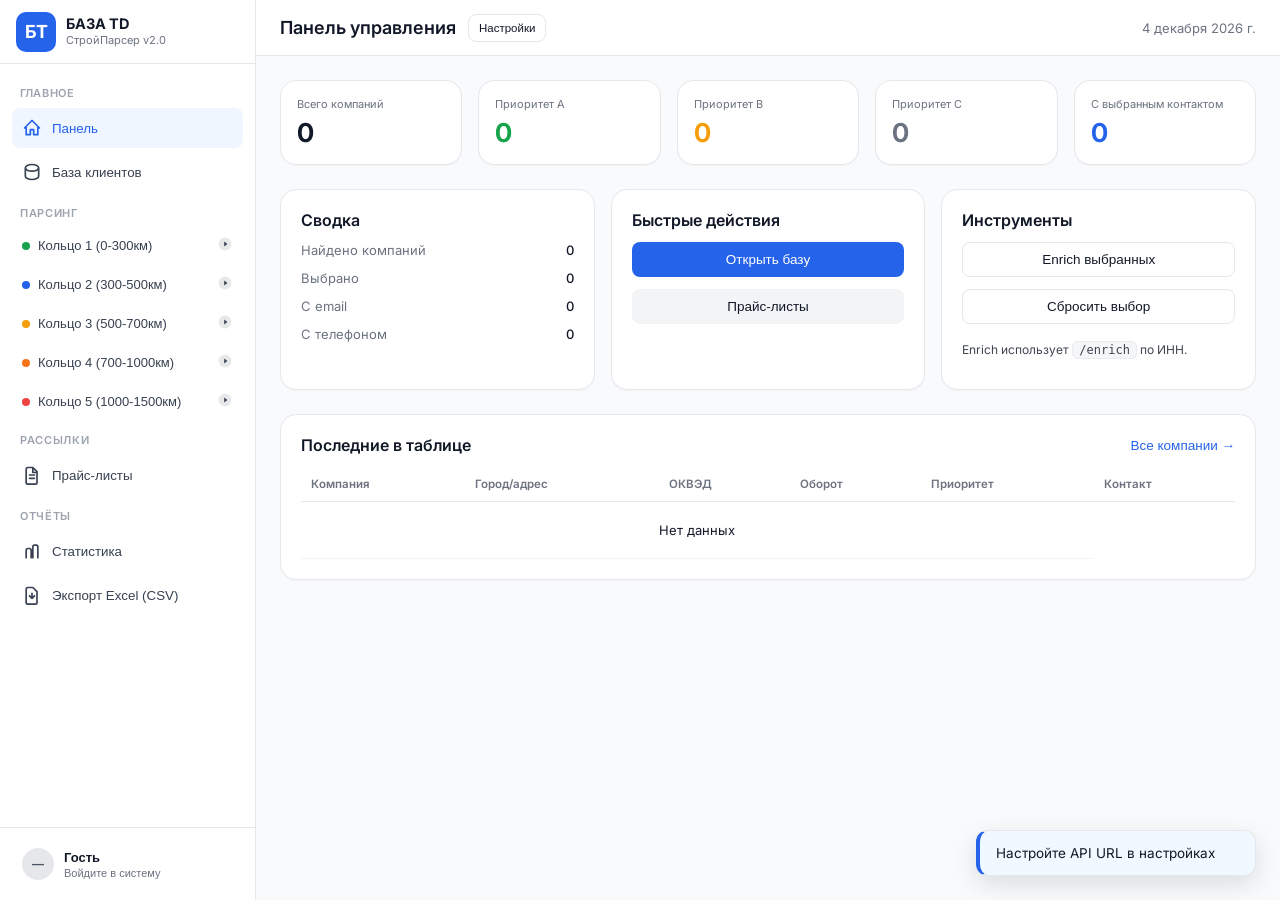
<file: index.html>
<!-- index.html -->
<!DOCTYPE html>
<html lang="ru">
<head>
  <meta charset="UTF-8" />
  <meta name="viewport" content="width=device-width, initial-scale=1.0" />
  <title>СтройПарсер v2.0 - БАЗА TD</title>

  <link href="https://fonts.googleapis.com/css2?family=Inter:wght@400;500;600;700&display=swap" rel="stylesheet">
  <link rel="stylesheet" href="./styles.css" />
</head>

<body>
  <div id="app" class="app">

    <!-- Sidebar -->
    <aside class="sidebar">
      <div class="sidebar__logo">
        <div class="brand">
          <div class="brand__badge">
            <span class="brand__badge-text">БТ</span>
          </div>
          <div class="brand__text">
            <span class="brand__title">БАЗА TD</span>
            <span class="brand__subtitle">СтройПарсер v2.0</span>
          </div>
        </div>
      </div>

      <nav class="sidebar__nav">
        <p class="nav-section-title">Главное</p>

        <button type="button" class="nav-item nav-item--active" data-nav="dashboard">
          <span class="nav-item__icon">
            <svg viewBox="0 0 24 24" aria-hidden="true">
              <path d="M3 12l9-9 9 9M5 10v10h5v-6h4v6h5V10"></path>
            </svg>
          </span>
          <span class="nav-item__label">Панель</span>
        </button>

        <button type="button" class="nav-item" data-nav="database">
          <span class="nav-item__icon">
            <svg viewBox="0 0 24 24" aria-hidden="true">
              <path d="M4 7c0 2.2 3.6 4 8 4s8-1.8 8-4-3.6-4-8-4-8 1.8-8 4zm0 0v10c0 2.2 3.6 4 8 4s8-1.8 8-4V7"></path>
            </svg>
          </span>
          <span class="nav-item__label">База клиентов</span>
        </button>

        <p class="nav-section-title">Парсинг</p>

        <button type="button" class="tool-item" data-ring="1">
          <span class="tool-item__left">
            <span class="dot dot--green"></span>
            <span id="ring-btn-1">Кольцо 1 (0-300км)</span>
          </span>
          <span class="tool-item__right">
            <svg viewBox="0 0 20 20" aria-hidden="true">
              <circle cx="10" cy="10" r="8"></circle>
              <path d="M9 7l4 3-4 3z"></path>
            </svg>
          </span>
        </button>

        <button type="button" class="tool-item" data-ring="2">
          <span class="tool-item__left">
            <span class="dot dot--blue"></span>
            <span id="ring-btn-2">Кольцо 2 (300-500км)</span>
          </span>
          <span class="tool-item__right">
            <svg viewBox="0 0 20 20" aria-hidden="true">
              <circle cx="10" cy="10" r="8"></circle>
              <path d="M9 7l4 3-4 3z"></path>
            </svg>
          </span>
        </button>

        <button type="button" class="tool-item" data-ring="3">
          <span class="tool-item__left">
            <span class="dot dot--yellow"></span>
            <span id="ring-btn-3">Кольцо 3 (500-700км)</span>
          </span>
          <span class="tool-item__right">
            <svg viewBox="0 0 20 20" aria-hidden="true">
              <circle cx="10" cy="10" r="8"></circle>
              <path d="M9 7l4 3-4 3z"></path>
            </svg>
          </span>
        </button>

        <button type="button" class="tool-item" data-ring="4">
          <span class="tool-item__left">
            <span class="dot dot--orange"></span>
            <span id="ring-btn-4">Кольцо 4 (700-1000км)</span>
          </span>
          <span class="tool-item__right">
            <svg viewBox="0 0 20 20" aria-hidden="true">
              <circle cx="10" cy="10" r="8"></circle>
              <path d="M9 7l4 3-4 3z"></path>
            </svg>
          </span>
        </button>

        <button type="button" class="tool-item" data-ring="5">
          <span class="tool-item__left">
            <span class="dot dot--red"></span>
            <span id="ring-btn-5">Кольцо 5 (1000-1500км)</span>
          </span>
          <span class="tool-item__right">
            <svg viewBox="0 0 20 20" aria-hidden="true">
              <circle cx="10" cy="10" r="8"></circle>
              <path d="M9 7l4 3-4 3z"></path>
            </svg>
          </span>
        </button>

        <p class="nav-section-title">Рассылки</p>

        <button type="button" class="nav-item" data-nav="pricelist">
          <span class="nav-item__icon">
            <svg viewBox="0 0 24 24" aria-hidden="true">
              <path d="M7 3h6l5 5v13a2 2 0 01-2 2H7a2 2 0 01-2-2V5a2 2 0 012-2zm6 1v5h5"></path>
              <path d="M9 12h6M9 16h6"></path>
            </svg>
          </span>
          <span class="nav-item__label">Прайс-листы</span>
        </button>

        <p class="nav-section-title">Отчёты</p>

        <button type="button" class="nav-item" data-nav="stats">
          <span class="nav-item__icon">
            <svg viewBox="0 0 24 24" aria-hidden="true">
              <path d="M5 20V11a2 2 0 012-2h2a2 2 0 012 2v9M13 20V7a2 2 0 012-2h2a2 2 0 012 2v13"></path>
            </svg>
          </span>
          <span class="nav-item__label">Статистика</span>
        </button>

        <button type="button" class="nav-item nav-item--plain" id="btn-export">
          <span class="nav-item__icon">
            <svg viewBox="0 0 24 24" aria-hidden="true">
              <path d="M12 10v6M9 13l3 3 3-3"></path>
              <path d="M7 3h6l5 5v13a2 2 0 01-2 2H7a2 2 0 01-2-2V5a2 2 0 012-2z"></path>
            </svg>
          </span>
          <span class="nav-item__label">Экспорт Excel (CSV)</span>
        </button>
      </nav>

      <div class="sidebar__user">
        <button type="button" class="user user--clickable" id="user-button">
          <div class="user__avatar"><span id="user-initials">—</span></div>
          <div class="user__meta">
            <p class="user__name" id="user-name">Гость</p>
            <p class="user__email" id="user-email">Войдите в систему</p>
          </div>
        </button>

        <!-- User Dropdown Menu (hidden by default) -->
        <div class="user-dropdown is-hidden" id="user-dropdown">
          <div class="user-dropdown__item">
            <strong id="dropdown-user-name">Гость</strong>
            <span id="dropdown-user-email">—</span>
          </div>
          <div class="user-dropdown__divider"></div>
          <button type="button" class="user-dropdown__item user-dropdown__button" id="btn-change-password">
            <svg class="user-dropdown__icon" viewBox="0 0 24 24">
              <path d="M12 15v2m-6 4h12a2 2 0 002-2v-6a2 2 0 00-2-2H6a2 2 0 00-2 2v6a2 2 0 002 2zm10-10V7a4 4 0 00-8 0v4h8z"/>
            </svg>
            Сменить пароль
          </button>
          <button type="button" class="user-dropdown__item user-dropdown__button user-dropdown__button--danger" id="btn-sign-out">
            <svg class="user-dropdown__icon" viewBox="0 0 24 24">
              <path d="M17 16l4-4m0 0l-4-4m4 4H7m6 4v1a3 3 0 01-3 3H6a3 3 0 01-3-3V7a3 3 0 013-3h4a3 3 0 013 3v1"/>
            </svg>
            Выйти
          </button>
        </div>
      </div>
    </aside>

    <!-- Main -->
    <main class="main">
      <header class="topbar">
        <div class="topbar__left">
          <h1 id="page-title" class="topbar__title">Панель управления</h1>
          <button class="btn btn--ghost btn--tiny" type="button" id="btn-settings">Настройки</button>
        </div>

        <div class="topbar__right">
          <div id="running-indicator" class="running-indicator is-hidden">
            <span class="spinner" aria-hidden="true"></span>
            <span class="running-indicator__text" id="running-text">Запрос…</span>
          </div>
          <span class="topbar__date" id="today-date">—</span>
        </div>
      </header>

      <div class="content">

        <!-- Dashboard -->
        <section id="view-dashboard" class="view is-active">
          <div class="stack stack--lg">
            <div class="stats-grid stats-grid--5">
              <div class="card card--stat">
                <p class="stat__label">Всего компаний</p>
                <p class="stat__value" id="stat-total">0</p>
              </div>
              <div class="card card--stat">
                <p class="stat__label">Приоритет A</p>
                <p class="stat__value stat__value--green" id="stat-a">0</p>
              </div>
              <div class="card card--stat">
                <p class="stat__label">Приоритет B</p>
                <p class="stat__value stat__value--yellow" id="stat-b">0</p>
              </div>
              <div class="card card--stat">
                <p class="stat__label">Приоритет C</p>
                <p class="stat__value stat__value--gray" id="stat-c">0</p>
              </div>
              <div class="card card--stat">
                <p class="stat__label">С выбранным контактом</p>
                <p class="stat__value stat__value--blue" id="stat-contact">0</p>
              </div>
            </div>

            <div class="cards-grid cards-grid--3">
              <div class="card">
                <div class="card__header">
                  <h3 class="card__title">Сводка</h3>
                </div>
                <div class="stack">
                  <div class="metric-row">
                    <span class="metric-row__label">Найдено компаний</span>
                    <span class="metric-row__value" id="metric-found">0</span>
                  </div>
                  <div class="metric-row">
                    <span class="metric-row__label">Выбрано</span>
                    <span class="metric-row__value" id="metric-selected">0</span>
                  </div>
                  <div class="metric-row">
                    <span class="metric-row__label">С email</span>
                    <span class="metric-row__value" id="metric-email">0</span>
                  </div>
                  <div class="metric-row">
                    <span class="metric-row__label">С телефоном</span>
                    <span class="metric-row__value" id="metric-phone">0</span>
                  </div>
                </div>
              </div>

              <div class="card">
                <div class="card__header">
                  <h3 class="card__title">Быстрые действия</h3>
                </div>
                <div class="stack">
                  <button class="btn btn--primary" type="button" data-nav="database">Открыть базу</button>
                  <button class="btn btn--soft" type="button" data-nav="pricelist">Прайс-листы</button>
                </div>
              </div>

              <div class="card">
                <div class="card__header">
                  <h3 class="card__title">Инструменты</h3>
                </div>
                <div class="stack">
                  <button class="btn btn--ghost" type="button" id="btn-enrich-selected">Enrich выбранных</button>
                  <button class="btn btn--ghost" type="button" id="btn-clear-selection">Сбросить выбор</button>
                  <p class="hint">Enrich использует <code>/enrich</code> по ИНН.</p>
                </div>
              </div>
            </div>

            <div class="card">
              <div class="card__header card__header--spaced">
                <h3 class="card__title">Последние в таблице</h3>
                <button class="btn btn--link" type="button" data-nav="database">Все компании →</button>
              </div>

              <div class="table-wrap">
                <table class="table">
                  <thead>
                    <tr>
                      <th>Компания</th>
                      <th>Город/адрес</th>
                      <th>ОКВЭД</th>
                      <th>Оборот</th>
                      <th>Приоритет</th>
                      <th>Контакт</th>
                    </tr>
                  </thead>
                  <tbody id="recent-table"></tbody>
                </table>
              </div>
            </div>
          </div>
        </section>

        <!-- Database -->
        <section id="view-database" class="view">
          <div class="stack stack--md">

            <div class="card card--filters">
              <div class="filters-grid filters-grid--6">

                <div class="field">
                  <label for="filter-search">Поиск (запрос в API)</label>

                  <div class="search-row">
                    <input
                      type="text"
                      id="filter-search"
                      placeholder="Например: 10 строительных компаний Самары с ИНН"
                    >
                    <button class="btn btn--primary btn--search" type="button" id="btn-search">
                      Найти
                    </button>
                  </div>

                  <p class="hint">Enter тоже работает</p>
                </div>

                <div class="field">
                  <label for="filter-region">Регион</label>
                  <select id="filter-region">
                    <option value="">Все регионы</option>
                    <option value="Самара">Самара</option>
                    <option value="Казань">Казань</option>
                    <option value="Москва">Москва</option>
                    <option value="Екатеринбург">Екатеринбург</option>
                  </select>
                </div>

                <div class="field">
                  <label for="filter-ring">Кольцо</label>
                  <select id="filter-ring">
                    <option value="">Все</option>
                    <option value="1" id="ring-opt-1">1 (0-300км)</option>
                    <option value="2" id="ring-opt-2">2 (300-500км)</option>
                    <option value="3" id="ring-opt-3">3 (500-700км)</option>
                    <option value="4" id="ring-opt-4">4 (700-1000км)</option>
                    <option value="5" id="ring-opt-5">5 (1000-1500км)</option>
                  </select>
                </div>

                <div class="field">
                  <label for="filter-priority">Приоритет</label>
                  <select id="filter-priority">
                    <option value="">Все</option>
                    <option value="A" id="prio-opt-a">A (&gt;100М)</option>
                    <option value="B" id="prio-opt-b">B (10-100М)</option>
                    <option value="C" id="prio-opt-c">C (&lt;10М)</option>
                  </select>
                </div>

                <div class="field">
                  <label for="filter-okved">ОКВЭД</label>
                  <select id="filter-okved">
                    <option value="">Все виды</option>
                    <option value="41">41 - Строительство зданий</option>
                    <option value="42">42 - Инженерные сооружения</option>
                    <option value="43">43 - Спец. строительные работы</option>
                  </select>
                </div>

                <div class="field">
                  <label for="filter-contacts">Контакты</label>
                  <select id="filter-contacts">
                    <option value="">Любые</option>
                    <option value="phone">Есть телефон</option>
                    <option value="email">Есть email</option>
                    <option value="both">Телефон + email</option>
                  </select>
                </div>

              </div>

              <div class="filters-actions">
                <label class="checkbox-row">
                  <input type="checkbox" id="select-all-cb">
                  <span>Выбрать все (по фильтру)</span>
                </label>

                <div class="filters-actions__right">
                  <button class="btn btn--ghost" type="button" id="btn-clear-filters">Сбросить фильтры</button>
                  <button class="btn btn--soft" type="button" id="btn-select-all">Выбрать все компании</button>
                </div>
              </div>
            </div>

            <div class="card">
              <div class="table-wrap">
                <table class="table table--companies">
                  <thead>
                    <tr>
                      <th class="col-check"></th>
                      <th>Компания</th>
                      <th>ИНН</th>
                      <th>Город/адрес</th>
                      <th>ОКВЭД</th>
                      <th>Оборот</th>
                      <th>Приоритет</th>
                      <th>Телефон</th>
                      <th>Email</th>
                      <th>Контакт</th>
                      <th class="col-actions"></th>
                    </tr>
                  </thead>
                  <tbody id="companies-table"></tbody>
                </table>
              </div>

              <div class="table-footer">
                <span id="companies-count">Показано 0 компаний</span>
                <span id="selected-count">Выбрано: 0</span>
              </div>
            </div>

          </div>
        </section>

        <!-- Pricelist -->
        <section id="view-pricelist" class="view">
          <div class="card">
            <div class="card__header">
              <h3 class="card__title">Загрузка прайс-листов</h3>
            </div>

            <div class="stack">
              <!-- File Upload Zone -->
              <div id="file-drop-zone" class="file-drop-zone">
                <div class="file-drop-zone__content">
                  <svg class="file-drop-zone__icon" viewBox="0 0 24 24" aria-hidden="true">
                    <path d="M7 3h6l5 5v13a2 2 0 01-2 2H7a2 2 0 01-2-2V5a2 2 0 012-2zm6 1v5h5"></path>
                    <path d="M12 11v6M9 14l3-3 3 3"></path>
                  </svg>
                  <p class="file-drop-zone__title">Перетащите файл сюда</p>
                  <p class="file-drop-zone__subtitle">или</p>
                  <button type="button" class="btn btn--primary" id="btn-select-file">Выбрать файл</button>
                  <p class="hint">Поддерживаются форматы: Excel (.xlsx, .xls), CSV (.csv)</p>
                </div>
              </div>

              <!-- Hidden file input -->
              <input type="file" id="file-input" accept=".xlsx,.xls,.csv" style="display: none;">

              <!-- Selected File Display -->
              <div id="selected-file-info" class="selected-file-info is-hidden">
                <div class="selected-file-info__content">
                  <svg class="selected-file-info__icon" viewBox="0 0 24 24" aria-hidden="true">
                    <path d="M7 3h6l5 5v13a2 2 0 01-2 2H7a2 2 0 01-2-2V5a2 2 0 012-2zm6 1v5h5"></path>
                  </svg>
                  <div class="selected-file-info__text">
                    <p class="selected-file-info__name" id="file-name">—</p>
                    <p class="selected-file-info__size" id="file-size">—</p>
                  </div>
                  <button type="button" class="btn btn--ghost btn--tiny" id="btn-remove-file">Удалить</button>
                </div>
              </div>

              <!-- Upload Button -->
              <button type="button" class="btn btn--primary" id="btn-upload-file" disabled>
                Загрузить прайс-лист
              </button>
            </div>
          </div>
        </section>

        <!-- Stats -->
        <section id="view-stats" class="view">
          <div class="stack stack--md">
            <div class="cards-grid cards-grid--2">
              <div class="card">
                <div class="card__header">
                  <h3 class="card__title">По кольцам</h3>
                </div>
                <div class="stack stack--sm" id="ring-stats"></div>
              </div>

              <div class="card">
                <div class="card__header">
                  <h3 class="card__title">По приоритетам</h3>
                </div>
                <div class="stack stack--sm" id="priority-stats"></div>
              </div>
            </div>
          </div>
        </section>

      </div>
    </main>
  </div>

  <!-- SETTINGS MODAL -->
  <div class="modal is-hidden" id="settings-modal" aria-hidden="true">
    <div class="modal__backdrop" data-close-modal></div>
    <div class="modal__panel" role="dialog" aria-modal="true">
      <div class="modal__header">
        <h3 class="modal__title">Настройки</h3>
        <button class="btn btn--ghost btn--tiny" type="button" data-close-modal>Закрыть</button>
      </div>

      <div class="modal__body">
        <div class="stack stack--md">
          <div class="field">
            <label>API URL</label>
            <input type="text" id="cfg-api-url" placeholder="https://...">
            <p class="hint">Твой Railway домен (например, company-finder-api-production…)</p>
          </div>

          <div class="two-col">
            <div class="field">
              <label>Кол-во компаний по умолчанию</label>
              <input type="text" id="cfg-default-max" placeholder="20">
            </div>

            <div class="field">
              <label>Enrich Rusprofile</label>
              <select id="cfg-enrich">
                <option value="true">true</option>
                <option value="false">false</option>
              </select>
            </div>
          </div>

          <div class="card card--filters">
            <h4 class="modal__subtitle">Приоритеты (в млн ₽)</h4>
            <div class="two-col">
              <div class="field">
                <label>A: больше чем</label>
                <input type="text" id="cfg-a-min" placeholder="100">
              </div>
              <div class="field">
                <label>B: от (включ.)</label>
                <input type="text" id="cfg-b-min" placeholder="10">
              </div>
            </div>
            <p class="hint">B автоматически будет &lt; A. C — всё, что меньше B.</p>
          </div>

          <div class="card card--filters">
            <h4 class="modal__subtitle">Кольца (км) + кол-во</h4>
            <div class="ring-settings" id="ring-settings"></div>
          </div>

          <div class="modal__actions">
            <button class="btn btn--ghost" type="button" id="btn-reset-config">Сбросить</button>
            <button class="btn btn--primary" type="button" id="btn-save-config">Сохранить</button>
          </div>
        </div>
      </div>
    </div>
  </div>

  <!-- DETAILS MODAL -->
  <div class="modal is-hidden" id="details-modal" aria-hidden="true">
    <div class="modal__backdrop" data-close-details></div>
    <div class="modal__panel modal__panel--wide" role="dialog" aria-modal="true">
      <div class="modal__header">
        <h3 class="modal__title">Детали компании</h3>
        <button class="btn btn--ghost btn--tiny" type="button" data-close-details>Закрыть</button>
      </div>
      <div class="modal__body">
        <pre class="code" id="details-pre">{}</pre>
      </div>
    </div>
  </div>

  <!-- LOGIN MODAL -->
  <div class="modal is-hidden" id="login-modal" aria-hidden="true">
    <div class="modal__backdrop" data-close-login></div>
    <div class="modal__panel modal__panel--narrow" role="dialog" aria-modal="true">
      <div class="modal__header">
        <h3 class="modal__title" id="login-modal-title">Вход в систему</h3>
        <button class="btn btn--ghost btn--tiny" type="button" data-close-login>Закрыть</button>
      </div>

      <div class="modal__body">
        <!-- Login Form (shown by default) -->
        <form id="login-form" class="auth-form">
          <div class="stack stack--md">
            <div class="field">
              <label for="login-email">Email</label>
              <input type="email" id="login-email" placeholder="ivan@example.com" required>
            </div>

            <div class="field">
              <label for="login-password">Пароль</label>
              <input type="password" id="login-password" placeholder="••••••••" required>
            </div>

            <button type="submit" class="btn btn--primary">Войти</button>

            <p class="auth-switch">
              Нет аккаунта?
              <button type="button" class="btn btn--link" id="btn-show-register">Зарегистрироваться</button>
            </p>
          </div>
        </form>

        <!-- Register Form (hidden by default) -->
        <form id="register-form" class="auth-form is-hidden">
          <div class="stack stack--md">
            <div class="field">
              <label for="register-first-name">Имя</label>
              <input type="text" id="register-first-name" placeholder="Иван" required>
            </div>

            <div class="field">
              <label for="register-last-name">Фамилия</label>
              <input type="text" id="register-last-name" placeholder="Петров" required>
            </div>

            <div class="field">
              <label for="register-email">Email</label>
              <input type="email" id="register-email" placeholder="ivan@example.com" required>
            </div>

            <div class="field">
              <label for="register-password">Пароль</label>
              <input type="password" id="register-password" placeholder="Минимум 6 символов" required minlength="6">
            </div>

            <button type="submit" class="btn btn--primary">Зарегистрироваться</button>

            <p class="auth-switch">
              Уже есть аккаунт?
              <button type="button" class="btn btn--link" id="btn-show-login">Войти</button>
            </p>
          </div>
        </form>
      </div>
    </div>
  </div>

  <!-- CHANGE PASSWORD MODAL -->
  <div class="modal is-hidden" id="change-password-modal" aria-hidden="true">
    <div class="modal__backdrop" data-close-change-password></div>
    <div class="modal__panel modal__panel--narrow" role="dialog" aria-modal="true">
      <div class="modal__header">
        <h3 class="modal__title">Сменить пароль</h3>
        <button class="btn btn--ghost btn--tiny" type="button" data-close-change-password>Закрыть</button>
      </div>

      <div class="modal__body">
        <form id="change-password-form">
          <div class="stack stack--md">
            <div class="field">
              <label for="current-password">Текущий пароль</label>
              <input type="password" id="current-password" required>
            </div>

            <div class="field">
              <label for="new-password">Новый пароль</label>
              <input type="password" id="new-password" required minlength="6">
            </div>

            <div class="field">
              <label for="confirm-password">Подтвердите новый пароль</label>
              <input type="password" id="confirm-password" required minlength="6">
            </div>

            <button type="submit" class="btn btn--primary">Сменить пароль</button>
          </div>
        </form>
      </div>
    </div>
  </div>

  <!-- Main Application Script -->
  <script src="./app.js"></script>

</body>
</html>
</file>
<file: styles.css>
:root{
  --bg: #f9fafb;
  --panel: #ffffff;
  --border: #e5e7eb;
  --muted: #6b7280;
  --text: #111827;

  --blue: #2563eb;
  --blue-weak: #eff6ff;

  --green: #16a34a;
  --yellow: #f59e0b;
  --orange: #f97316;
  --red: #ef4444;
  --purple: #7c3aed;

  --gray-100: #f3f4f6;
  --gray-200: #e5e7eb;
  --gray-300: #d1d5db;

  --radius-sm: 8px;
  --radius-md: 12px;
  --radius-lg: 16px;

  --shadow-soft: 0 1px 1px rgba(0,0,0,0.03);
}

*{ box-sizing: border-box; }
html, body{ height:100%; }
body{
  margin:0;
  font-family: "Inter", system-ui, -apple-system, Segoe UI, Roboto, sans-serif;
  background: var(--bg);
  color: var(--text);
}

.app{
  display:flex;
  height:100vh;
  overflow:hidden;
}

.sidebar{
  width:256px;
  background: var(--panel);
  border-right:1px solid var(--border);
  display:flex;
  flex-direction:column;
}

.sidebar__logo{
  height:64px;
  padding: 0 16px;
  display:flex;
  align-items:center;
  border-bottom:1px solid var(--border);
}

.brand{ display:flex; align-items:center; gap:10px; }
.brand__badge{
  width:40px;
  height:40px;
  border-radius:10px;
  background: var(--blue);
  display:flex;
  align-items:center;
  justify-content:center;
}
.brand__badge-text{ color:white; font-weight:700; font-size:18px; }
.brand__text{ display:flex; flex-direction:column; }
.brand__title{ font-weight:700; font-size:14.5px; line-height:1.1; }
.brand__subtitle{ font-size:11px; color: var(--muted); margin-top:2px; }

.sidebar__nav{
  padding: 12px;
  overflow:auto;
  display:flex;
  flex-direction:column;
  gap:4px;
}

.nav-section-title{
  margin: 10px 8px 4px;
  font-size: 11px;
  font-weight: 600;
  letter-spacing: .06em;
  text-transform: uppercase;
  color: #9ca3af;
}

.sidebar__user{
  border-top:1px solid var(--border);
  padding: 12px;
}
.user{ display:flex; align-items:center; gap:10px; padding: 8px 10px; }
.user__avatar{
  width:32px;
  height:32px;
  border-radius:999px;
  background: var(--gray-200);
  display:flex;
  align-items:center;
  justify-content:center;
  font-size:12px;
  font-weight:600;
  color:#4b5563;
}
.user__meta{ min-width:0; }
.user__role{ margin:0; font-size:13px; font-weight:600; }
.user__dept{ margin:2px 0 0; font-size:11px; color: var(--muted); }

.main{
  flex:1;
  display:flex;
  flex-direction:column;
  overflow:hidden;
}

.topbar{
  height:56px;
  background: var(--panel);
  border-bottom:1px solid var(--border);
  display:flex;
  align-items:center;
  justify-content:space-between;
  padding: 0 24px;
  flex-shrink:0;
}

.topbar__left{
  display:flex;
  align-items:center;
  gap:12px;
}

.topbar__title{
  margin:0;
  font-size:18px;
  font-weight:600;
}

.topbar__right{
  display:flex;
  align-items:center;
  gap:12px;
}

.topbar__date{
  font-size:13px;
  color: var(--muted);
}

.content{
  padding: 24px;
  overflow:auto;
}

.view{ display:none; }
.view.is-active{ display:block; }

.stack{ display:flex; flex-direction:column; gap:12px; }
.stack--sm{ gap:8px; }
.stack--md{ gap:16px; }
.stack--lg{ gap:24px; }

.nav-item{
  width:100%;
  border:0;
  background: transparent;
  padding: 10px 10px;
  border-radius: var(--radius-sm);
  display:flex;
  align-items:center;
  gap:10px;
  cursor:pointer;
  color:#374151;
  text-align:left;
  transition: background .15s ease, color .15s ease;
}
.nav-item:hover{ background: #f3f4f6; }
.nav-item--active{
  background: var(--blue-weak);
  color: var(--blue);
}
.nav-item__icon{ width:20px; height:20px; display:inline-flex; }
.nav-item__icon svg{
  width:20px; height:20px;
  fill:none; stroke: currentColor;
  stroke-width:2; stroke-linecap:round; stroke-linejoin:round;
}
.nav-item--plain .nav-item__icon svg{ stroke: currentColor; }

.tool-item{
  width:100%;
  border:0;
  background: transparent;
  padding: 8px 10px;
  border-radius: var(--radius-sm);
  display:flex;
  align-items:center;
  justify-content:space-between;
  cursor:pointer;
  font-size:13px;
  color:#374151;
  transition: background .15s ease;
}
.tool-item:hover{ background: #f3f4f6; }
.tool-item__left{ display:flex; align-items:center; gap:8px; }
.tool-item__right svg{ width:16px; height:16px; fill: #9ca3af; stroke:none; }
.tool-item__right circle{ fill: currentColor; opacity:.12; }
.tool-item__right path{ fill: currentColor; }

.tool-item--loading {
  opacity: 0.6;
  pointer-events: none;
  position: relative;
}

.tool-item--loading .tool-item__right svg {
  display: none;
}

.tool-item__spinner {
  width: 14px;
  height: 14px;
  border-radius: 999px;
  border: 2px solid rgba(37, 99, 235, 0.2);
  border-top-color: var(--blue);
  display: inline-block;
  animation: spin 1s linear infinite;
}

@keyframes spin {
  to {
    transform: rotate(360deg);
  }
}

.dot{
  width:8px; height:8px;
  border-radius:999px;
  display:inline-block;
  background:#9ca3af;
}
.dot--green{ background: var(--green); }
.dot--blue{ background: var(--blue); }
.dot--yellow{ background: var(--yellow); }
.dot--orange{ background: var(--orange); }
.dot--red{ background: var(--red); }

.ring-color--0{ background:#9ca3af; }
.ring-color--1{ background: var(--green); }
.ring-color--2{ background: var(--blue); }
.ring-color--3{ background: var(--yellow); }
.ring-color--4{ background: var(--orange); }
.ring-color--5{ background: var(--red); }

.dot.ring-color--0{ background:#9ca3af; }
.dot.ring-color--1{ background: var(--green); }
.dot.ring-color--2{ background: var(--blue); }
.dot.ring-color--3{ background: var(--yellow); }
.dot.ring-color--4{ background: var(--orange); }
.dot.ring-color--5{ background: var(--red); }

.card{
  background: var(--panel);
  border:1px solid var(--border);
  border-radius: var(--radius-lg);
  padding: 20px;
  box-shadow: var(--shadow-soft);
}
.card--stat{ padding: 16px; }

.card__header{ margin-bottom: 12px; }
.card__header--spaced{
  display:flex;
  align-items:center;
  justify-content:space-between;
}

.card__title{ margin:0; font-size:16px; font-weight:600; }

.cards-grid{ display:grid; gap:16px; }
.cards-grid--2{ grid-template-columns: repeat(2, minmax(0,1fr)); }
.cards-grid--3{ grid-template-columns: repeat(3, minmax(0,1fr)); }

.stats-grid{ display:grid; gap:16px; }
.stats-grid--5{ grid-template-columns: repeat(5, minmax(0,1fr)); }

.two-col{
  display:grid;
  gap:24px;
  grid-template-columns: 1fr 1fr;
}

.stat__label{ margin:0 0 6px; font-size:11px; color: var(--muted); }
.stat__value{ margin:0; font-size:26px; font-weight:700; }
.stat__value--green{ color: var(--green); }
.stat__value--yellow{ color: var(--yellow); }
.stat__value--gray{ color: #6b7280; }
.stat__value--blue{ color: var(--blue); }

.metric-row{ display:flex; justify-content:space-between; font-size:13px; }
.metric-row__label{ color: var(--muted); }
.metric-row__value{ font-weight:500; }

.field{ display:flex; flex-direction:column; gap:6px; }
.field label{
  font-size: 11px;
  color: var(--muted);
  font-weight:500;
}

input[type="text"], select, textarea{
  width:100%;
  border:1px solid var(--gray-200);
  border-radius: var(--radius-sm);
  padding: 9px 10px;
  font-size: 13.5px;
  background: white;
  outline: none;
  transition: border .15s ease, box-shadow .15s ease;
}
textarea{ resize: vertical; }
input:focus, select:focus, textarea:focus{
  border-color: #bfdbfe;
  box-shadow: 0 0 0 3px rgba(37,99,235,0.08);
}

.card--filters{ padding: 16px; }

.filters-grid{ display:grid; gap:12px; }
.filters-grid--6{ grid-template-columns: repeat(6, minmax(0,1fr)); }

.filters-actions{
  margin-top: 12px;
  display:flex;
  align-items:center;
  justify-content:space-between;
  gap:12px;
  padding-top: 10px;
  border-top:1px dashed var(--gray-200);
}
.filters-actions__right{
  display:flex;
  align-items:center;
  gap:10px;
}

.checkbox-row{
  display:flex;
  align-items:center;
  justify-content:flex-start;
  gap:8px;
  font-size: 12.5px;
  color:#374151;
}

.btn{
  border:1px solid transparent;
  background: transparent;
  border-radius: var(--radius-sm);
  padding: 9px 12px;
  font-size: 13.5px;
  font-weight:500;
  cursor:pointer;
  text-align:center;
  transition: background .15s ease, border .15s ease, color .15s ease;
}
.btn--primary{ background: var(--blue); color:white; }
.btn--primary:hover{ filter: brightness(0.95); }

.btn--soft{
  background: #f3f4f6;
  color:#111827;
  border-color: #f3f4f6;
}
.btn--soft:hover{ background:#ebeef2; }

.btn--ghost{
  background: white;
  border-color: var(--gray-200);
  color:#111827;
}
.btn--ghost:hover{ background:#f9fafb; }

.btn--link{
  padding:0;
  border:0;
  background: transparent;
  color: var(--blue);
  font-weight:500;
}
.btn--link:hover{ text-decoration: underline; }

.btn--tiny{ font-size: 11.5px; padding: 7px 10px; }

.btn:disabled{
  opacity: 0.55;
  cursor: not-allowed;
}

.table-wrap{ overflow:auto; }
.table{
  width:100%;
  border-collapse: collapse;
  font-size: 13px;
}
.table thead th{
  text-align:left;
  color: var(--muted);
  font-weight:600;
  font-size: 11.5px;
  padding: 10px 10px;
  border-bottom:1px solid var(--gray-200);
  white-space: nowrap;
}
.table tbody td{
  padding: 9px 10px;
  border-bottom:1px solid #f1f5f9;
  vertical-align: middle;
}
.table-row:hover{ background: #fafafa; }
.cell--check{ width:36px; }
.cell--actions{ width:110px; }
.cell--strong{ font-weight:600; }
.cell--muted{ color: var(--muted); }
.cell--link{ color: var(--blue); }

.table-footer{
  display:flex;
  align-items:center;
  justify-content:space-between;
  padding: 10px 14px;
  background: #f8fafc;
  border-top:1px solid var(--border);
  border-radius: 0 0 var(--radius-lg) var(--radius-lg);
  font-size: 12.5px;
  color: var(--muted);
}
#selected-count{ color: var(--blue); font-weight:500; }

.priority{
  display:inline-flex;
  align-items:center;
  justify-content:center;
  min-width: 22px;
  padding: 2px 8px;
  border-radius: 6px;
  font-size: 11px;
  font-weight:600;
}
.priority--a{ background:#dcfce7; color:#166534; }
.priority--b{ background:#fef3c7; color:#92400e; }
.priority--c{ background:#f3f4f6; color:#6b7280; }

.running-indicator{
  display:flex;
  align-items:center;
  gap:8px;
  padding: 6px 10px;
  background: var(--blue-weak);
  border-radius: 999px;
}
.running-indicator__text{
  font-size: 12.5px;
  color: var(--blue);
}
.is-hidden{ display:none !important; }

.spinner{
  width:14px; height:14px;
  border-radius: 999px;
  border:2px solid rgba(37,99,235,0.2);
  border-top-color: var(--blue);
  display:inline-block;
  animation: spin 1s linear infinite;
}
@keyframes spin{ to{ transform: rotate(360deg); } }

.bar-row{
  display:grid;
  grid-template-columns: 160px 1fr 32px;
  align-items:center;
  gap:10px;
}
.bar-row__label{
  display:flex;
  align-items:center;
  gap:8px;
  font-size: 12.5px;
}
.bar-row__value{
  text-align:right;
  font-size: 12.5px;
  color:#374151;
}
.bar{
  height: 14px;
  background: var(--gray-100);
  border-radius: 999px;
  overflow:hidden;
  border:1px solid #eef2f7;
}
.bar__fill{ display:block; height:100%; }

.search-row{
  display:flex;
  gap:8px;
  align-items:center;
  width:100%;
}
.search-row input{ flex:1; min-width:0; }
.btn--search{ white-space: nowrap; }

.hint{
  margin-top:6px;
  font-size:12px;
  opacity:.8;
}
code{
  padding: 1px 6px;
  border-radius: 6px;
  background: #f3f4f6;
  border: 1px solid #e5e7eb;
}

/* ========= MODALS + TOAST ========= */
.modal{
  position: fixed;
  inset: 0;
  display:flex;
  align-items:center;
  justify-content:center;
  padding: 24px;
  z-index: 50;
}
.modal__backdrop{
  position:absolute;
  inset:0;
  background: rgba(17,24,39,0.45);
}
.modal__panel{
  position:relative;
  width: min(820px, 100%);
  background: white;
  border: 1px solid var(--border);
  border-radius: var(--radius-lg);
  box-shadow: 0 20px 60px rgba(0,0,0,0.15);
  overflow:hidden;
}
.modal__panel--wide{
  width: min(980px, 100%);
}
.modal__header{
  display:flex;
  align-items:center;
  justify-content:space-between;
  gap:12px;
  padding: 16px 18px;
  border-bottom: 1px solid var(--border);
}
.modal__title{
  margin:0;
  font-size: 16px;
  font-weight: 700;
}
.modal__subtitle{
  margin: 0 0 10px;
  font-size: 13px;
  font-weight: 700;
}
.modal__body{
  padding: 16px 18px;
}
.modal__actions{
  display:flex;
  justify-content:flex-end;
  gap:10px;
  margin-top: 10px;
}
.ring-settings{
  display:grid;
  grid-template-columns: 1fr;
  gap:12px;
  max-height: 300px;
  overflow-y: auto;
  padding-right: 4px;
}
.ring-settings .ring-row{
  border:1px solid var(--gray-200);
  background: #fafafa;
  border-radius: var(--radius-sm);
  padding: 10px 12px;
}
.ring-row__title{
  margin:0 0 8px;
  font-size: 12.5px;
  font-weight: 700;
}
.ring-row__grid{
  display:grid;
  grid-template-columns: 1fr 1fr 1fr;
  gap:8px;
}

.code{
  margin:0;
  padding: 12px;
  border-radius: var(--radius-sm);
  border: 1px solid var(--gray-200);
  background: #0b1020;
  color: #e5e7eb;
  font-size: 12px;
  overflow:auto;
  max-height: 70vh;
}

/* ============================================
   Toast Notifications
   ============================================ */
.toast {
  position: fixed;
  bottom: 24px;
  right: 24px;
  min-width: 280px;
  max-width: 420px;
  padding: 12px 16px;
  background: white;
  border: 1px solid var(--border);
  border-radius: var(--radius-md);
  box-shadow: 0 8px 24px rgba(0, 0, 0, 0.12);
  font-size: 13.5px;
  line-height: 1.5;
  opacity: 0;
  transform: translateY(20px);
  transition: all 0.3s ease;
  z-index: 100;
  pointer-events: none;
}

.toast--visible {
  opacity: 1;
  transform: translateY(0);
  pointer-events: auto;
}

.toast--error {
  border-left: 4px solid var(--red);
  background: #fff5f5;
}

.toast--warning {
  border-left: 4px solid var(--yellow);
  background: #fffbf0;
}

.toast--success {
  border-left: 4px solid var(--green);
  background: #f0fdf4;
}

.toast--info {
  border-left: 4px solid var(--blue);
  background: #f0f9ff;
}

/* ============================================
   File Upload Interface
   ============================================ */
.file-drop-zone {
  border: 2px dashed var(--border);
  border-radius: var(--radius-md);
  padding: 40px 20px;
  text-align: center;
  background: var(--bg);
  transition: all 0.2s ease;
}

.file-drop-zone--dragover {
  border-color: var(--blue);
  background: var(--blue-weak);
}

.file-drop-zone__content {
  display: flex;
  flex-direction: column;
  align-items: center;
  gap: 12px;
}

.file-drop-zone__icon {
  width: 48px;
  height: 48px;
  fill: none;
  stroke: var(--muted);
  stroke-width: 2;
  stroke-linecap: round;
  stroke-linejoin: round;
  opacity: 0.6;
}

.file-drop-zone__title {
  margin: 0;
  font-size: 16px;
  font-weight: 600;
  color: var(--text);
}

.file-drop-zone__subtitle {
  margin: 0;
  font-size: 13px;
  color: var(--muted);
}

.selected-file-info {
  border: 1px solid var(--border);
  border-radius: var(--radius-md);
  padding: 16px;
  background: var(--panel);
}

.selected-file-info__content {
  display: flex;
  align-items: center;
  gap: 12px;
}

.selected-file-info__icon {
  width: 32px;
  height: 32px;
  flex-shrink: 0;
  fill: none;
  stroke: var(--blue);
  stroke-width: 2;
  stroke-linecap: round;
  stroke-linejoin: round;
}

.selected-file-info__text {
  flex: 1;
  min-width: 0;
}

.selected-file-info__name {
  margin: 0;
  font-size: 14px;
  font-weight: 600;
  color: var(--text);
  white-space: nowrap;
  overflow: hidden;
  text-overflow: ellipsis;
}

.selected-file-info__size {
  margin: 2px 0 0;
  font-size: 12px;
  color: var(--muted);
}

/* ============================================
   User Authentication UI
   ============================================ */

.user--clickable {
  width: 100%;
  border: none;
  background: transparent;
  text-align: left;
  cursor: pointer;
  transition: background 0.15s ease;
  border-radius: var(--radius-sm);
}

.user--clickable:hover {
  background: var(--gray-100);
}

.user__name {
  margin: 0;
  font-size: 13px;
  font-weight: 600;
  color: var(--text);
}

.user__email {
  margin: 2px 0 0;
  font-size: 11px;
  color: var(--muted);
  white-space: nowrap;
  overflow: hidden;
  text-overflow: ellipsis;
}

/* User Dropdown */
.user-dropdown {
  position: absolute;
  bottom: 60px;
  left: 12px;
  right: 12px;
  background: white;
  border: 1px solid var(--border);
  border-radius: var(--radius-md);
  box-shadow: 0 8px 24px rgba(0, 0, 0, 0.12);
  z-index: 100;
  overflow: hidden;
}

.user-dropdown__item {
  padding: 10px 14px;
  font-size: 13px;
  color: var(--text);
  line-height: 1.4;
}

.user-dropdown__item strong {
  display: block;
  font-weight: 600;
}

.user-dropdown__item span {
  display: block;
  font-size: 11px;
  color: var(--muted);
  margin-top: 2px;
}

.user-dropdown__divider {
  height: 1px;
  background: var(--border);
  margin: 4px 0;
}

.user-dropdown__button {
  width: 100%;
  border: none;
  background: transparent;
  text-align: left;
  cursor: pointer;
  display: flex;
  align-items: center;
  gap: 8px;
  transition: background 0.15s ease;
  padding: 10px 14px;
  font-size: 13px;
  color: var(--text);
}

.user-dropdown__button:hover {
  background: var(--gray-100);
}

.user-dropdown__button--danger:hover {
  background: #fef2f2;
  color: var(--red);
}

.user-dropdown__icon {
  width: 16px;
  height: 16px;
  fill: none;
  stroke: currentColor;
  stroke-width: 2;
  stroke-linecap: round;
  stroke-linejoin: round;
}

/* Auth Modal Styling */
.modal__panel--narrow {
  width: min(440px, 100%);
}

.auth-form {
  width: 100%;
}

.auth-switch {
  margin: 0;
  padding-top: 8px;
  text-align: center;
  font-size: 13px;
  color: var(--muted);
}

.auth-switch .btn--link {
  font-size: 13px;
  padding: 0;
}

/* User initials in avatar when logged out */
.user__avatar--guest {
  background: #e5e7eb;
  color: #9ca3af;
}

/* Sidebar positioning enhancement */
.sidebar__nav {
  flex: 1;
  overflow-y: auto;
}
</file>
